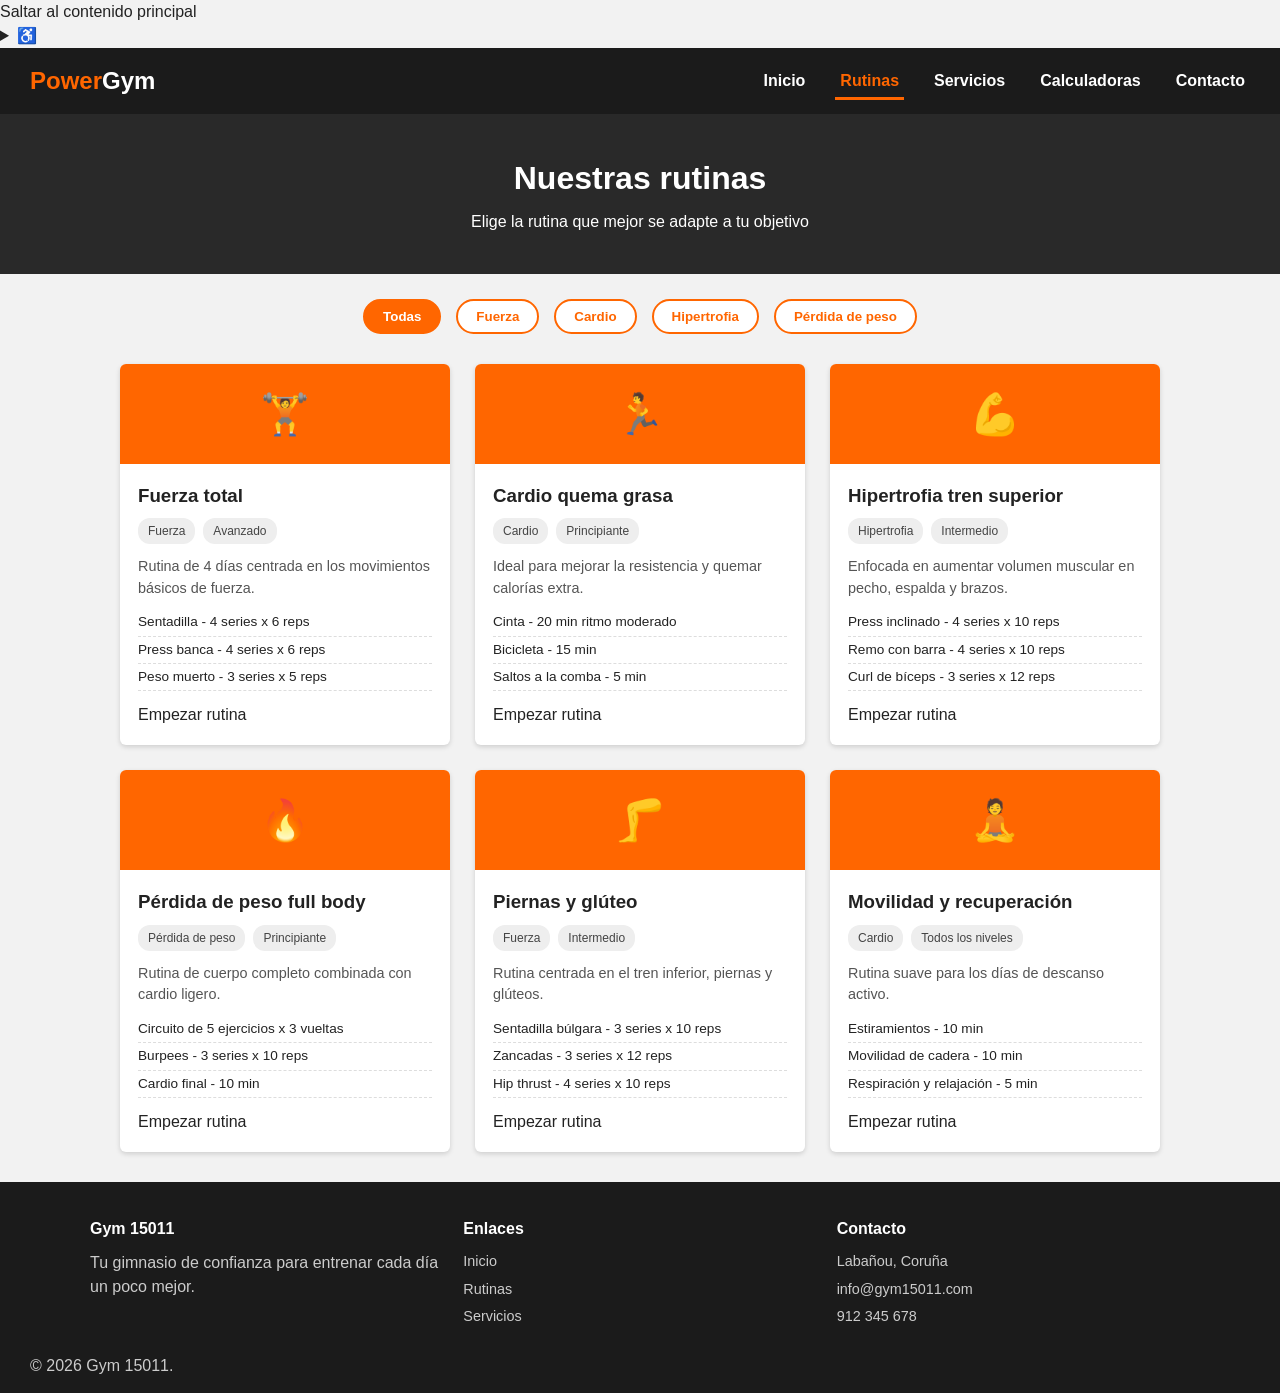
<file: Web Gimnasio Hugo/rutinas.html>
<!DOCTYPE html>
<html lang="es">
<head>
    <meta charset="UTF-8">
    <meta name="viewport" content="width=device-width, initial-scale=1.0">
    <title>Gym 15011 - Rutinas</title>
    <link rel="stylesheet" href="style.css">
</head>
<body>

    <a href="#contenido" class="saltar">Saltar al contenido principal</a>

    <details class="accesibilidad">
        <summary aria-label="Abrir opciones de accesibilidad">♿</summary>
        <div class="panel-accesibilidad">
            <h2>Accesibilidad</h2>
            <a href="#">A+ Aumentar tamaño de texto</a>
            <a href="#">A- Disminuir tamaño de texto</a>
            <a href="#">Alto contraste</a>
            <a href="#">Fuente para dislexia</a>
            <a href="#">Restablecer</a>
        </div>
    </details>

    <header>
        <nav class="navbar" aria-label="Menú principal">
            <div class="logo">Power<span>Gym</span></div>
            <ul class="menu">
                <li><a href="index.html">Inicio</a></li>
                <li><a href="rutinas.html" class="activo" aria-current="page">Rutinas</a></li>
                <li><a href="index.html#servicios">Servicios</a></li>
                <li><a href="index.html#calculadoras">Calculadoras</a></li>
                <li><a href="index.html#contacto">Contacto</a></li>
            </ul>
        </nav>
    </header>

    <section class="titulo-pagina" id="contenido" tabindex="-1">
        <h1>Nuestras rutinas</h1>
        <p>Elige la rutina que mejor se adapte a tu objetivo</p>
    </section>

    <div class="filtros">
        <button class="activo">Todas</button>
        <button>Fuerza</button>
        <button>Cardio</button>
        <button>Hipertrofia</button>
        <button>Pérdida de peso</button>
    </div>

    <section class="rutinas-grid">

        <div class="rutina-card">
            <div class="rutina-imagen">🏋️</div>
            <div class="rutina-info">
                <h3>Fuerza total</h3>
                <div class="etiquetas">
                    <span class="etiqueta">Fuerza</span>
                    <span class="etiqueta">Avanzado</span>
                </div>
                <p>Rutina de 4 días centrada en los movimientos básicos de fuerza.</p>
                <ul>
                    <li>Sentadilla - 4 series x 6 reps</li>
                    <li>Press banca - 4 series x 6 reps</li>
                    <li>Peso muerto - 3 series x 5 reps</li>
                </ul>
                <a href="#" class="boton">Empezar rutina</a>
            </div>
        </div>

        <div class="rutina-card">
            <div class="rutina-imagen">🏃</div>
            <div class="rutina-info">
                <h3>Cardio quema grasa</h3>
                <div class="etiquetas">
                    <span class="etiqueta">Cardio</span>
                    <span class="etiqueta">Principiante</span>
                </div>
                <p>Ideal para mejorar la resistencia y quemar calorías extra.</p>
                <ul>
                    <li>Cinta - 20 min ritmo moderado</li>
                    <li>Bicicleta - 15 min</li>
                    <li>Saltos a la comba - 5 min</li>
                </ul>
                <a href="#" class="boton">Empezar rutina</a>
            </div>
        </div>

        <div class="rutina-card">
            <div class="rutina-imagen">💪</div>
            <div class="rutina-info">
                <h3>Hipertrofia tren superior</h3>
                <div class="etiquetas">
                    <span class="etiqueta">Hipertrofia</span>
                    <span class="etiqueta">Intermedio</span>
                </div>
                <p>Enfocada en aumentar volumen muscular en pecho, espalda y brazos.</p>
                <ul>
                    <li>Press inclinado - 4 series x 10 reps</li>
                    <li>Remo con barra - 4 series x 10 reps</li>
                    <li>Curl de bíceps - 3 series x 12 reps</li>
                </ul>
                <a href="#" class="boton">Empezar rutina</a>
            </div>
        </div>

        <div class="rutina-card">
            <div class="rutina-imagen">🔥</div>
            <div class="rutina-info">
                <h3>Pérdida de peso full body</h3>
                <div class="etiquetas">
                    <span class="etiqueta">Pérdida de peso</span>
                    <span class="etiqueta">Principiante</span>
                </div>
                <p>Rutina de cuerpo completo combinada con cardio ligero.</p>
                <ul>
                    <li>Circuito de 5 ejercicios x 3 vueltas</li>
                    <li>Burpees - 3 series x 10 reps</li>
                    <li>Cardio final - 10 min</li>
                </ul>
                <a href="#" class="boton">Empezar rutina</a>
            </div>
        </div>

        <div class="rutina-card">
            <div class="rutina-imagen">🦵</div>
            <div class="rutina-info">
                <h3>Piernas y glúteo</h3>
                <div class="etiquetas">
                    <span class="etiqueta">Fuerza</span>
                    <span class="etiqueta">Intermedio</span>
                </div>
                <p>Rutina centrada en el tren inferior, piernas y glúteos.</p>
                <ul>
                    <li>Sentadilla búlgara - 3 series x 10 reps</li>
                    <li>Zancadas - 3 series x 12 reps</li>
                    <li>Hip thrust - 4 series x 10 reps</li>
                </ul>
                <a href="#" class="boton">Empezar rutina</a>
            </div>
        </div>

        <div class="rutina-card">
            <div class="rutina-imagen">🧘</div>
            <div class="rutina-info">
                <h3>Movilidad y recuperación</h3>
                <div class="etiquetas">
                    <span class="etiqueta">Cardio</span>
                    <span class="etiqueta">Todos los niveles</span>
                </div>
                <p>Rutina suave para los días de descanso activo.</p>
                <ul>
                    <li>Estiramientos - 10 min</li>
                    <li>Movilidad de cadera - 10 min</li>
                    <li>Respiración y relajación - 5 min</li>
                </ul>
                <a href="#" class="boton">Empezar rutina</a>
            </div>
        </div>

    </section>

    <!-- FOOTER -->
    <footer>
        <div class="grid-footer">
            <div>
                <h4>Gym 15011</h4>
                <p>Tu gimnasio de confianza para entrenar cada día un poco mejor.</p>
            </div>
            <div>
                <h4>Enlaces</h4>
                <ul>
                    <li><a href="index.html">Inicio</a></li>
                    <li><a href="rutinas.html">Rutinas</a></li>
                    <li><a href="index.html#servicios">Servicios</a></li>
                </ul>
            </div>
            <div>
                <h4>Contacto</h4>
                <ul>
                    <li>Labañou, Coruña</li>
                    <li>info@gym15011.com</li>
                    <li>912 345 678</li>
                </ul>
            </div>
        </div>
        <p class="footer">© 2026 Gym 15011.</p>
    </footer>

</body>
</html>
</file>
<file: Web Gimnasio Hugo/style.css>
* {
    margin: 0;
    padding: 0;
    box-sizing: border-box;
}

body {
    font-family: 'Segoe UI', Arial, sans-serif;
    background-color: #f2f2f2;
    color: #222;
    line-height: 1.5;
}

a {
    text-decoration: none;
    color: inherit;
}

ul {
    list-style: none;
}

img {
    max-width: 100%;
    display: block;
}

header {
    background-color: #1b1b1b;
    color: #fff;
    padding: 15px 30px;
}

.navbar {
    display: flex;
    justify-content: space-between;
    align-items: center;
    flex-wrap: wrap;
}

.logo {
    font-size: 1.5rem;
    font-weight: bold;
    color: #ff6600;
}

.logo span {
    color: #fff;
}

.menu {
    display: flex;
    gap: 25px;
    flex-wrap: wrap;
}

.menu li a {
    font-weight: 600;
    padding: 8px 5px;
    transition: color 0.2s;
}

.menu li a:hover,
.menu li a.activo {
    color: #ff6600;
    border-bottom: 3px solid #ff6600;
}

.hero {
    background-color: #292929;
    color: #fff;
    display: flex;
    flex-direction: column;
    align-items: center;
    justify-content: center;
    text-align: center;
    padding: 60px 20px;
}

.hero h1 {
    font-size: 2.3rem;
    margin-bottom: 15px;
}

.hero p {
    max-width: 600px;
    margin-bottom: 25px;
    color: #cccccc;
}

.btn {
    background-color: #ff6600;
    color: #fff;
    padding: 12px 28px;
    border-radius: 4px;
    font-weight: bold;
    display: inline-block;
}

.btn:hover {
    background-color: #e65c00;
}

.servicios {
    padding: 50px 30px;
    max-width: 1100px;
    margin: 0 auto;
}

.servicios h2 {
    text-align: center;
    margin-bottom: 35px;
    font-size: 1.8rem;
}

.grid-servicios {
    display: grid;
    grid-template-columns: repeat(4, 1fr);
    gap: 20px;
}

.card {
    background-color: #fff;
    border-radius: 6px;
    padding: 25px 15px;
    text-align: center;
    box-shadow: 0 2px 5px rgba(0, 0, 0, 0.15);
}

.card .icono {
    font-size: 2rem;
    margin-bottom: 10px;
}

.card h3 {
    margin-bottom: 8px;
    font-size: 1.1rem;
}

.card p {
    font-size: 0.9rem;
    color: #555;
    margin-bottom: 12px;
}

.card a {
    color: #ff6600;
    font-weight: bold;
    font-size: 0.9rem;
}

.calculadoras {
    background-color: #e9e9e9;
    padding: 50px 30px;
}

.calculadoras h2 {
    text-align: center;
    margin-bottom: 35px;
    font-size: 1.8rem;
}

.flex-calculadoras {
    display: flex;
    justify-content: center;
    gap: 25px;
    flex-wrap: wrap;
    max-width: 900px;
    margin: 0 auto;
}

.caja-calc {
    background-color: #fff;
    border-radius: 6px;
    padding: 25px;
    width: 280px;
    box-shadow: 0 2px 5px rgba(0, 0, 0, 0.15);
}

.caja-calc h3 {
    margin-bottom: 12px;
    color: #ff6600;
}

.campo {
    display: flex;
    flex-direction: column;
    margin-bottom: 12px;
}

.campo label {
    font-size: 0.85rem;
    margin-bottom: 4px;
}

.campo input,
.campo select {
    padding: 8px;
    border: 1px solid #ccc;
    border-radius: 4px;
}

.caja-calc button {
    width: 100%;
    background-color: #ff6600;
    color: #fff;
    border: none;
    padding: 10px;
    border-radius: 4px;
    font-weight: bold;
    cursor: pointer;
    margin-top: 5px;
}

.resultado {
    margin-top: 10px;
    font-weight: bold;
    text-align: center;
}

footer {
    background-color: #1b1b1b;
    color: #ccc;
    padding: 35px 30px 15px;
}

.grid-footer {
    display: grid;
    grid-template-columns: repeat(3, 1fr);
    gap: 20px;
    max-width: 1100px;
    margin: 0 auto 20px;
}

.grid-footer h4 {
    color: #fff;
    margin-bottom: 10px;
}

.grid-footer li {
    margin-bottom: 6px;
    font-size: 0.9rem;
}

.copy {
    text-align: center;
    font-size: 0.8rem;
    border-top: 1px solid #444;
    padding-top: 12px;
}

.titulo-pagina {
    background-color: #292929;
    color: #fff;
    text-align: center;
    padding: 40px 20px;
}

.titulo-pagina h1 {
    font-size: 2rem;
    margin-bottom: 8px;
}

.filtros {
    display: flex;
    justify-content: center;
    gap: 15px;
    flex-wrap: wrap;
    padding: 25px 20px 0;
}

.filtros button {
    background-color: #fff;
    border: 2px solid #ff6600;
    color: #ff6600;
    padding: 8px 18px;
    border-radius: 20px;
    font-weight: bold;
    cursor: pointer;
}

.filtros button:hover,
.filtros button.activo {
    background-color: #ff6600;
    color: #fff;
}

.rutinas-grid {
    display: grid;
    grid-template-columns: repeat(3, 1fr);
    gap: 25px;
    padding: 30px;
    max-width: 1100px;
    margin: 0 auto;
}

.rutina-card {
    background-color: #fff;
    border-radius: 6px;
    overflow: hidden;
    box-shadow: 0 2px 5px rgba(0, 0, 0, 0.15);
}

.rutina-imagen {
    background-color: #ff6600;
    color: #fff;
    display: flex;
    align-items: center;
    justify-content: center;
    height: 100px;
    font-size: 2.5rem;
}

.rutina-info {
    padding: 18px;
}

.rutina-info h3 {
    margin-bottom: 8px;
}

.rutina-info p {
    font-size: 0.9rem;
    color: #555;
    margin-bottom: 10px;
}

.etiquetas {
    display: flex;
    gap: 8px;
    flex-wrap: wrap;
    margin-bottom: 12px;
}

.etiqueta {
    background-color: #eee;
    font-size: 0.75rem;
    padding: 4px 10px;
    border-radius: 12px;
    color: #444;
}

.rutina-info ul {
    margin-bottom: 12px;
}

.rutina-info ul li {
    font-size: 0.85rem;
    padding: 3px 0;
    border-bottom: 1px dashed #ddd;
}

.skip-link {
    position: absolute;
    top: -50px;
    left: 10px;
    background-color: #ff6600;
    color: #fff;
    padding: 10px 18px;
    border-radius: 4px;
    font-weight: bold;
    z-index: 999;
    transition: top 0.2s;
}

.skip-link:focus {
    top: 10px;
}

.sr-only {
    position: absolute;
    width: 1px;
    height: 1px;
    padding: 0;
    margin: -1px;
    overflow: hidden;
    clip: rect(0, 0, 0, 0);
    white-space: nowrap;
    border: 0;
}

a:focus-visible,
button:focus-visible,
input:focus-visible,
select:focus-visible {
    outline: 3px solid #ff6600;
    outline-offset: 3px;
}

.accesibilidad-widget {
    position: fixed;
    top: 15px;
    right: 15px;
    z-index: 900;
}

.accesibilidad-widget summary {
    background-color: #fff;
    border: 2px solid #1b1b1b;
    color: #1b1b1b;
    font-size: 1.3rem;
    width: 46px;
    height: 46px;
    border-radius: 50%;
    cursor: pointer;
    box-shadow: 0 2px 6px rgba(0, 0, 0, 0.25);
    display: flex;
    align-items: center;
    justify-content: center;
    list-style: none;
}

.accesibilidad-widget summary::-webkit-details-marker {
    display: none;
}

.accesibilidad-widget summary::marker {
    content: "";
}

.panel-accesibilidad {
    display: flex;
    flex-direction: column;
    gap: 8px;
    position: absolute;
    top: 55px;
    right: 0;
    width: 250px;
    background-color: #fff;
    border: 2px solid #1b1b1b;
    border-radius: 8px;
    padding: 15px;
    box-shadow: 0 4px 10px rgba(0, 0, 0, 0.25);
}

.panel-accesibilidad h2 {
    font-size: 1rem;
    margin-bottom: 5px;
}

.panel-accesibilidad button,
.panel-accesibilidad a {
    display: flex;
    align-items: center;
    gap: 10px;
    text-align: left;
    background-color: #f2f2f2;
    border: 1px solid #ccc;
    border-radius: 4px;
    padding: 10px;
    font-size: 0.9rem;
    cursor: pointer;
    color: #222;
}

.panel-accesibilidad button:hover,
.panel-accesibilidad a:hover {
    background-color: #ff6600;
    color: #fff;
    border-color: #ff6600;
}

@media (max-width: 800px) {
    .grid-servicios {
        grid-template-columns: repeat(2, 1fr);
    }
    .rutinas-grid {
        grid-template-columns: 1fr;
    }
    .grid-footer {
        grid-template-columns: 1fr;
        text-align: center;
    }
}

@media (max-width: 500px) {
    .grid-servicios {
        grid-template-columns: 1fr;
    }
    .navbar {
        flex-direction: column;
        gap: 12px;
    }

    .panel-accesibilidad {
        width: 80vw;
    }
}
</file>
